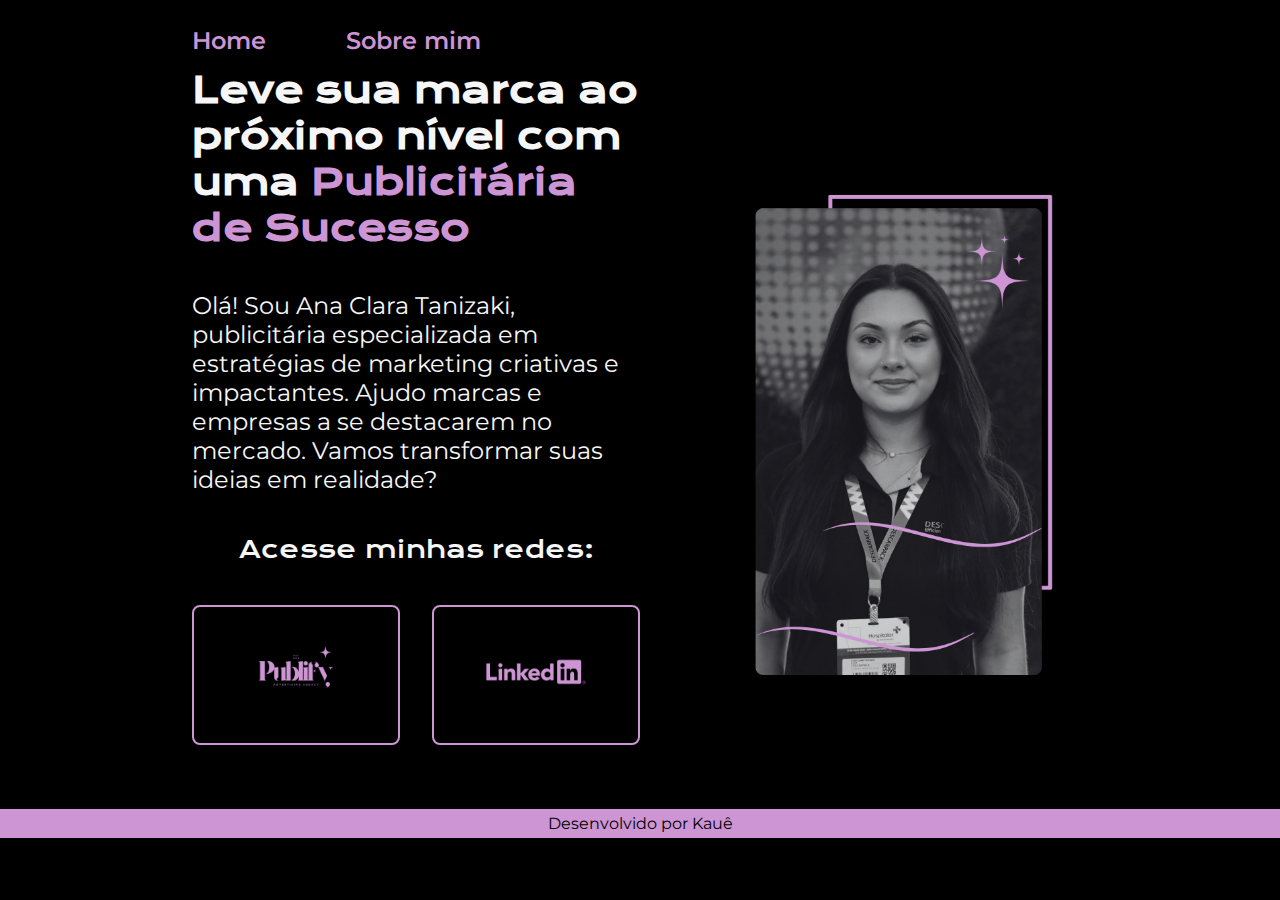
<file: index.html>
<!DOCTYPE html>
<html lang="pt-br">

<head>

    <meta charset="UTF-8">
    <meta http-equiv="x-ua-compatible" content="IE-edge">
    <meta name="viewport" content="width=device-width, initial-scale=1.0">
    <title>Portfolio</title>
    <link rel="stylesheet" href="./styles/style.css" type="text/css">

</head>

<body>
    <header class="cabecalho">
        <nav class="cabecalho__menu">
            <a class="cabecalho__menu__link" href="index.html">Home</a>
            <a class="cabecalho__menu__link" href="about.html">Sobre mim</a>
        </nav>
    </header>
    <main class="apresentacao">
        <section class="apresentacao__conteudo">
            <h1 class="apresentacao__conteudo__titulo">Leve sua marca ao próximo nível com uma <strong
                    class="titulo-destaque">Publicitária de Sucesso</strong></h1>
            <p class="apresentacao__conteudo__paragrafo">Olá! Sou Ana Clara Tanizaki, publicitária especializada em
                estratégias de marketing criativas e impactantes. Ajudo marcas e empresas a se destacarem no mercado.
                Vamos transformar suas ideias em realidade?</p>
            <h2 class="apresentacao__links__subtitulo">Acesse minhas redes:</h2>
            <div class="apresentacao__links">

                <a class="apresentacao__links__navegacao"
                href="https://sites.google.com/view/publyfy/in%C3%ADcio?authuser=0">
                    <img src="assets/logo.png" width="100"></a>

                <a class="apresentacao__links__navegacao"
                    href="https://www.linkedin.com/in/ana-clara-tanizaki-ullmann-767b5b217/">
                    <img src="assets/linkedin.png" width="100"></a>

            </div>
        </section>
        <img class="apresentacao__imagem" src="assets/imagem2.png" alt="Imagem da Ana" width="560">
    </main>
    <footer class="rodape">
        <P>Desenvolvido por Kauê</P>
    </footer>
</body>

</html>
</file>
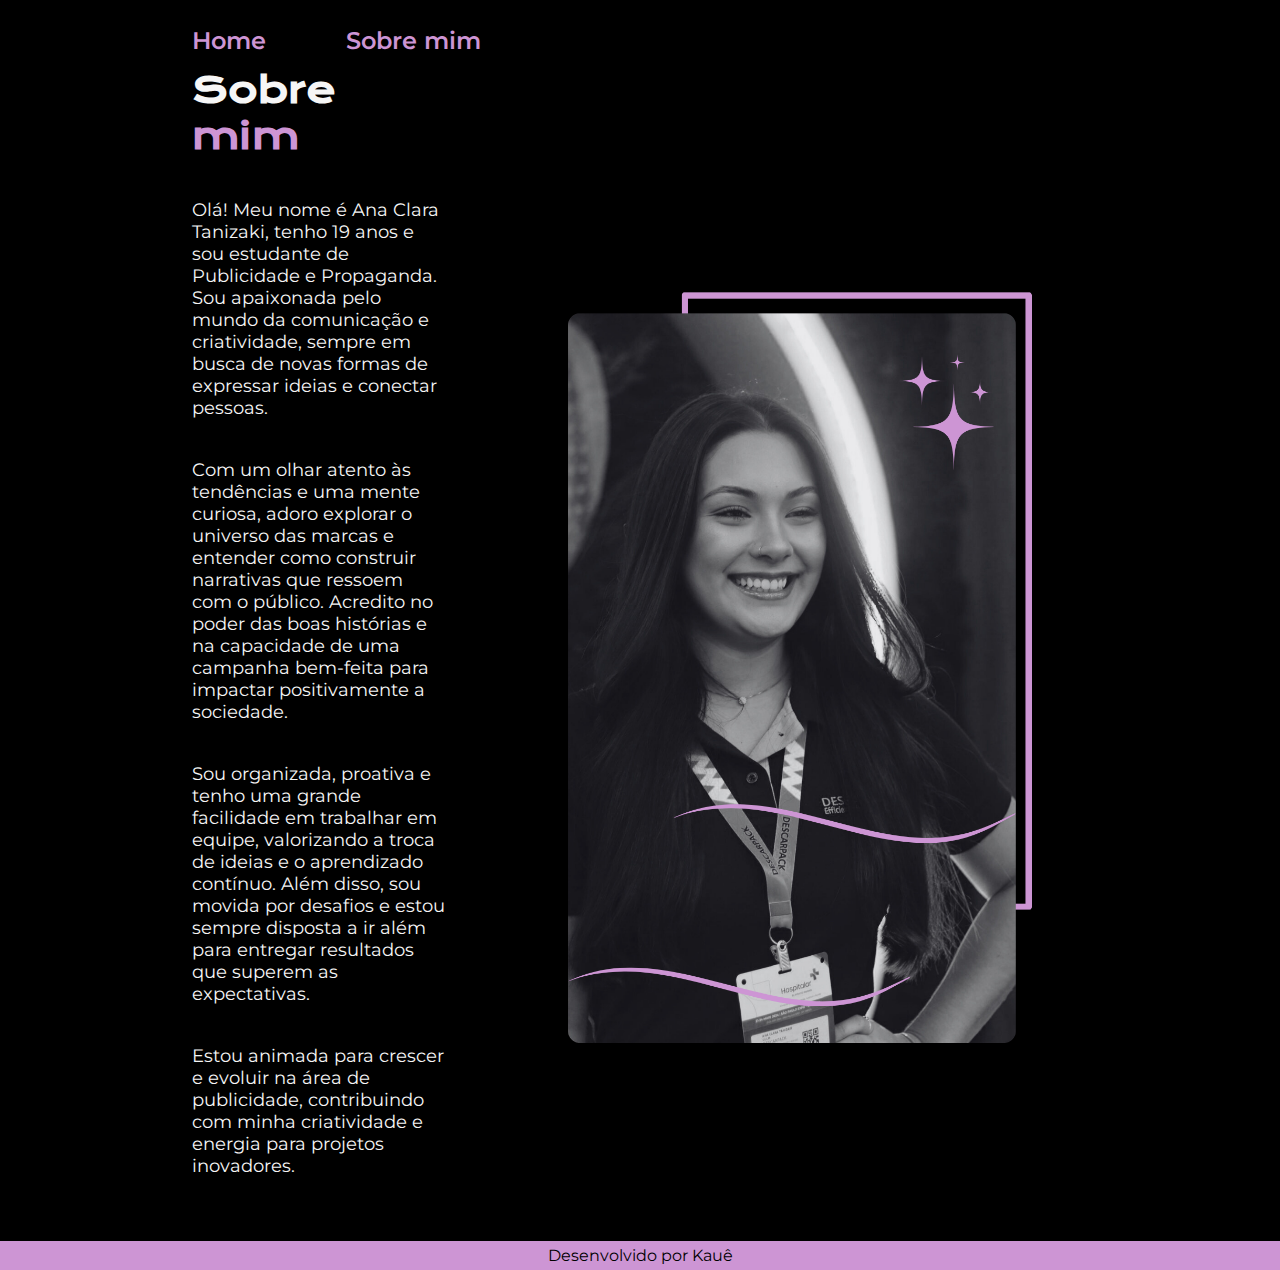
<file: about.html>
<!DOCTYPE html>
<html lang="pt-br">

<head>

    <meta charset="UTF-8">
    <meta http-equiv="x-ua-compatible" content="IE-edge">
    <meta name="viewport" content="width=device-width, initial-scale=1.0">
    <title>Sobre mim</title>
    <link rel="stylesheet" href="./styles/style.css" type="text/css">

</head>

<body>
    <header class="cabecalho">
        <nav class="cabecalho__menu">
            <a class="cabecalho__menu__link" href="index.html">Home</a>
            <a class="cabecalho__menu__link" href="about.html">Sobre mim</a>
        </nav>
    </header>

<main class="apresentacao">
    <section class="apresentacao__conteudo">
        <h1 class="apresentacao__conteudo__titulo">Sobre <strong class="titulo-destaque">mim</strong></h1>
        <p class="apresentacao__conteudo__paragrafo2">Olá! Meu nome é Ana Clara Tanizaki, tenho 19 anos e sou estudante de Publicidade e Propaganda. Sou apaixonada pelo mundo da comunicação e criatividade, sempre em busca de novas formas de expressar ideias e conectar pessoas.</p>

        <p class="apresentacao__conteudo__paragrafo2">Com um olhar atento às tendências e uma mente curiosa, adoro explorar o universo das marcas e entender como construir narrativas que ressoem com o público. Acredito no poder das boas histórias e na capacidade de uma campanha bem-feita para impactar positivamente a sociedade.</p>
         
        <p class="apresentacao__conteudo__paragrafo2">Sou organizada, proativa e tenho uma grande facilidade em trabalhar em equipe, valorizando a troca de ideias e o aprendizado contínuo. Além disso, sou movida por desafios e estou sempre disposta a ir além para entregar resultados que superem as expectativas.</p>
            
        <p class="apresentacao__conteudo__paragrafo2">Estou animada para crescer e evoluir na área de publicidade, contribuindo com minha criatividade e energia para projetos inovadores.</p>
    </section>
    <img src="assets/imagem.png" alt="Imagem da Ana" width="560">
</main>
<footer class="rodape">
    <P>Desenvolvido por Kauê</P>
</footer>
</body>
</html>
</file>
<file: styles/style.css>
@import url('https://fonts.googleapis.com/css2?family=Krona+One&family=Montserrat:ital,wght@0,100..900;1,100..900&display=swap');

@import url('https://fonts.googleapis.com/css2?family=Montserrat:ital,wght@0,600;1,600&display=swap');

:root{
    --cor-primaria: #000000;
    --cor-secundaria: #F6F6F6;
    --cor-terciaria: #cd95d4;
    --cor-hover: #272727;

    --fonte-primaria: 'Krona One', sans-serif;
    --fonte-secundaria: 'montserrat', sans-serif;
}
*{
    margin: 0;
    padding: 0;
}
body{
    box-sizing: border-box;
    background-color: var(--cor-primaria);
    color: var(--cor-secundaria);
}
.cabecalho{
    padding: 2% 0 0 15% ;
}
.cabecalho__menu{
    display: flex;
    gap: 80px;
}
.cabecalho__menu__link{
    font-family: var(--fonte-secundaria);
    font-size: 1.5rem;
    font-weight: 600;
    color: var(--cor-terciaria);
    text-decoration: none;
}
.apresentacao{
    display: flex;
    align-items: center;
    justify-content: space-between;
    padding: 1% 15% 5% 15%;
    gap: 82px;
}
.apresentacao__conteudo{
    display: flex;
    flex-direction: column;
    gap: 40px;
    width: 50%;  
}
.apresentacao__conteudo__titulo{
    font-size: 2.25rem;
    font-family: var(--fonte-primaria);
}
.titulo-destaque{
    color: var(--cor-terciaria);
}
.apresentacao__conteudo__paragrafo{
    font-size: 1.5rem;
    font-family: var(--fonte-secundaria);
}
.apresentacao__conteudo__paragrafo2{
    font-size: 1.125rem;
    font-family: var(--fonte-secundaria);
}
.apresentacao__links{
    align-items: center;
    display: flex;
    justify-content: space-between;
    flex-direction: row;
    gap: 32px;
}
.apresentacao__links__navegacao{
    border: var(--cor-terciaria) 2px solid;
    width: 50%;
    text-align: center;
    border-radius: 8px;
    font-size: 1.5rem;
    padding: 15px 0;
    text-decoration: none;
    color: var(--cor-secundaria);
    font-family: var(--fonte-secundaria);
    font-weight: 900;
}
.apresentacao__links__subtitulo{
    display: flex;
    justify-content: center;
    font-family: var(--fonte-primaria);
    font-weight: 400;
    font-size: 1.5rem;

}
.apresentacao__links__links:hover{
    background-color: var(--cor-hover);
}
.apresentacao__imagem{
    width: 40%;
}
.rodape{
    background-color: var(--cor-terciaria);
    color: var(--cor-primaria);
    padding: 5px;
    text-align: center;
    font-family: var(--fonte-secundaria);
    font-weight: 400;
}
@media (max-width: 1200px) {
    .cabecalho{
        padding: 10%;
    }
    .cabecalho__menu{
        justify-content: center;
    }
    .apresentacao{
        flex-direction: column-reverse;
        padding: 5%;
    }
    .apresentacao__conteudo{
        width: auto;
    }
    .apresentacao__imagem{
        width: 80%;
    }
}
</file>
